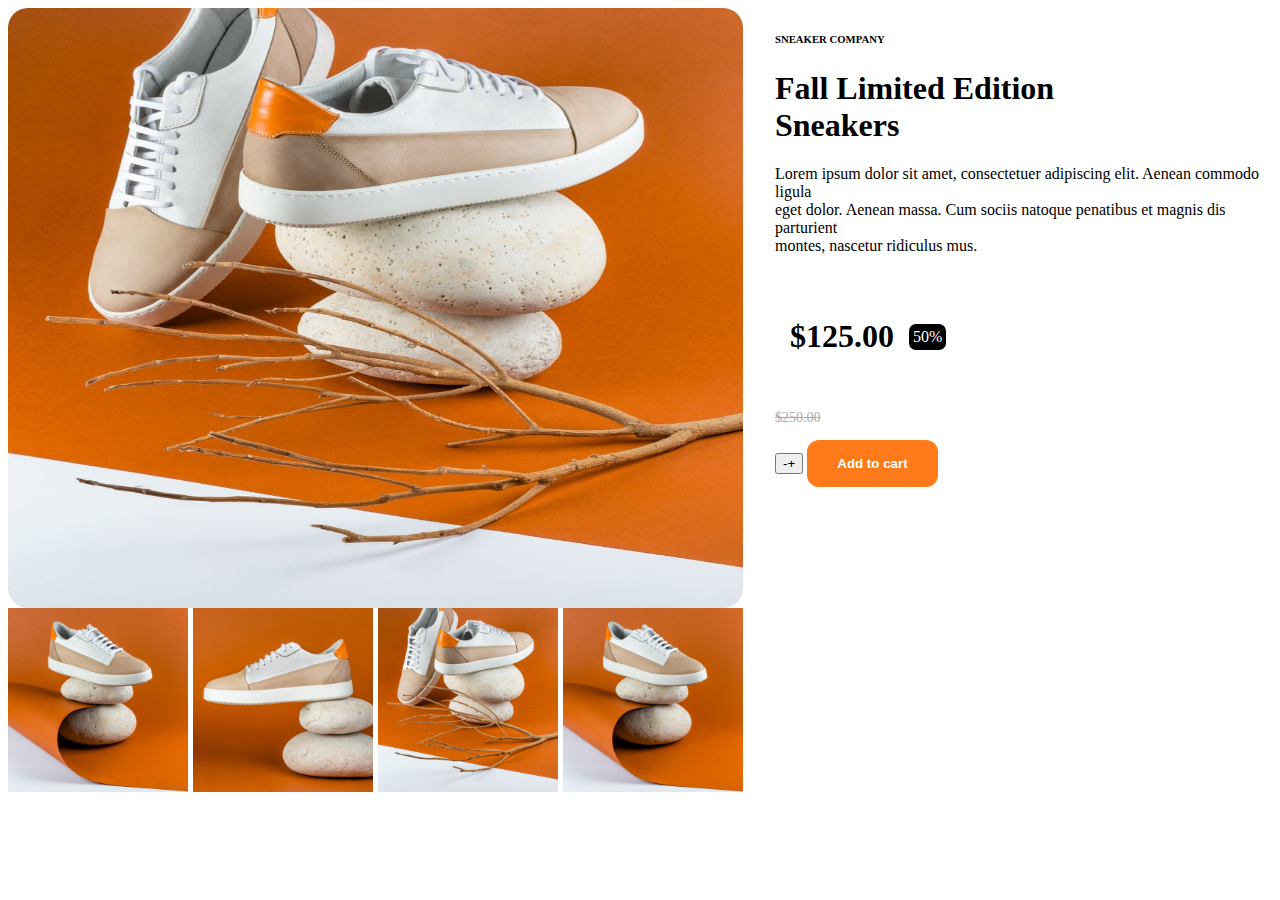
<file: ecommerce-product-page-main/index.html>
<!DOCTYPE html>
<html lang="en">
  <head>
    <meta charset="UTF-8" />
    <meta name="viewport" content="width=device-width, initial-scale=1.0" />
    <title>Document</title>
    <link rel="stylesheet" href="Sneakers project/style.css" />
  </head>
  <body>
    <section class="container">
      <div class="left_container">
        <div class="first_image">
          <img src="work/image-product-2.jpg" alt="sneakers" class="img1" />
        </div>


        <div class="bottom_images">
          <div><img src="work/image-product-3.jpg" alt="Sneakers" class="img" /></div>
          <div><img src="work/image-product-4.jpg" alt="sneakers" class="img" /></div>
          <div><img src="work/image-product-2.jpg" alt="sneakers" class="img" /></div>
          <div><img src="work/image-product-3.jpg" alt="sneakers" class="img" /></div>
        </div>
      </div>

      <div class="right_container">
        <h6>SNEAKER COMPANY</h6>
        <h1>Fall Limited Edition <br> Sneakers</h1>

        <p class="description">
          Lorem ipsum dolor sit amet, consectetuer adipiscing elit. Aenean
          commodo ligula <br> eget dolor. Aenean massa. Cum sociis natoque penatibus
          et magnis dis parturient<br> montes, nascetur ridiculus mus.
        </p>

        <div class="price_dollar">
          <p class="dollar">$125.00</p>
          <p class="percent">50%</p>
        </div>

        <p class="second_dollar">$250.00</p>

        <div class="buttons">
          <button class="first_button">
            <span class="sign">-</span
              class="zero"
              class="sign"
              >+</span
            >
          </button>
          <button class="second_button">Add to cart</button>
        </div>
      </div>
    </section>
  </body>
</html>
</file>
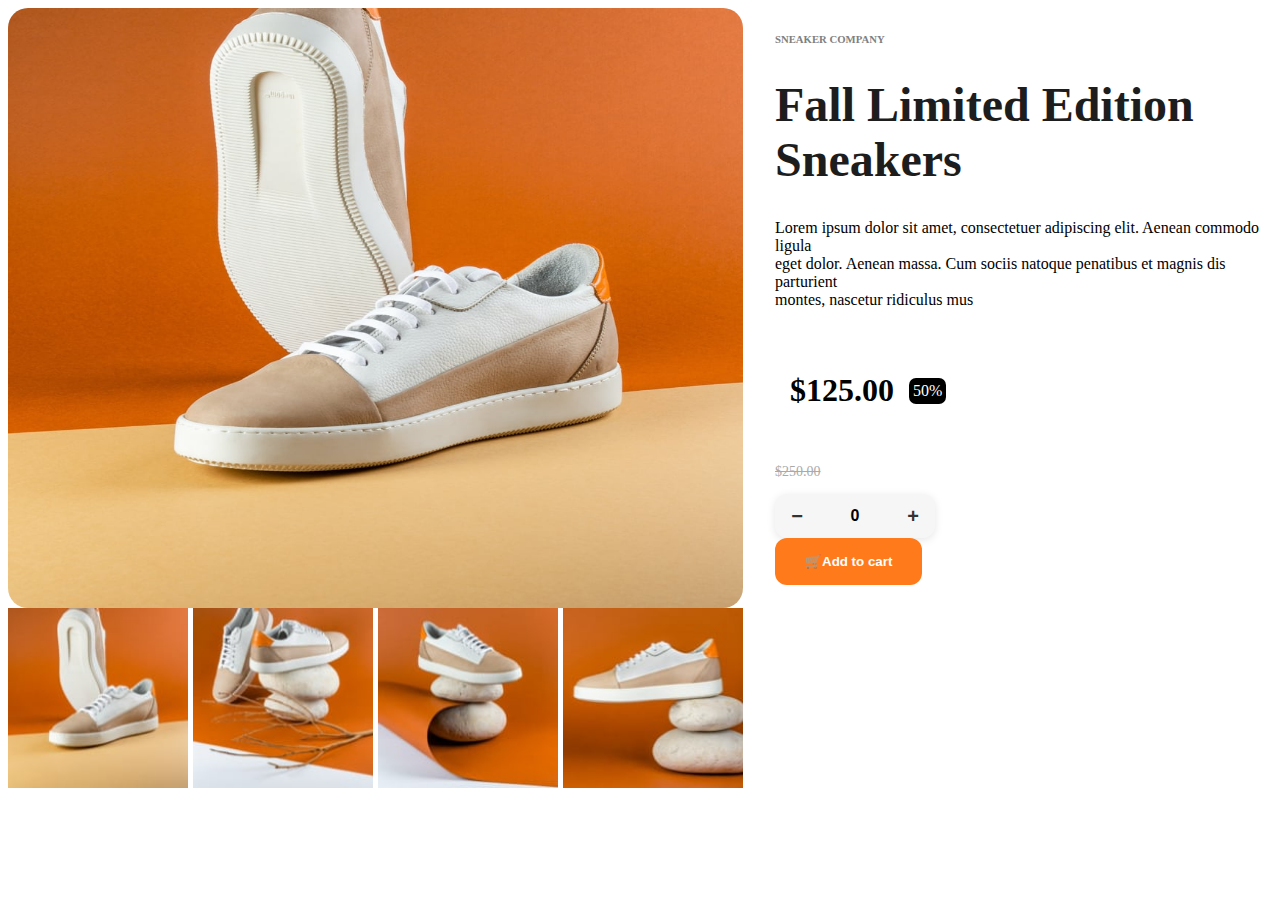
<file: ecommerce-product-page-main/Sneakers project/index.html>
<!DOCTYPE html>
<html lang="en">
  <head>
    <meta charset="UTF-8" />
    <meta name="viewport" content="width=device-width, initial-scale=1.0" />
    <title>Sneakers</title>
    <link rel="stylesheet" href="style.css" />
  </head>
  <body>
    <section class="container">
      <div class="left_container">
        <div class="first_image">
          <img src="image-product-1.jpg" alt="sneakers" class="img1" />
        </div>
        <div class="bottom_images">
          <div><img src="image-product-1-thumbnail.jpg" alt="Sneakers" class="img" /></div>
          <div><img src="image-product-2-thumbnail.jpg" alt="sneakers" class="img" /></div>
          <div><img src="image-product-3-thumbnail.jpg" alt="sneakers" class="img" /></div>
          <div><img src="image-product-4-thumbnail.jpg" alt="sneakers" class="img" /></div>
        </div>
      </div>

      <div class="right_container">
        <h6 class="sneaker_company">SNEAKER COMPANY</h6>
        <h1 class="fall">Fall Limited Edition <br> Sneakers</h1>

        <p class="description"> Lorem ipsum dolor sit amet, consectetuer adipiscing elit. Aenean
          commodo ligula <br> eget dolor. Aenean massa. Cum sociis natoque penatibus
          et magnis dis parturient<br> montes, nascetur ridiculus mus
        </p>
         
        

        <div class="price_dollar">
          <p class="dollar">$125.00</p>
          <p class="percent">50%</p>
        </div>

        <p class="second_dollar">$250.00</p>

        <div class="buttons">
          <div class="quantity-box">
         <button class="qty-btn">−</button>
         <span class="qty-value">0</span>
         <button class="qty-btn">+</button>
        </div>
        <button class="second_button">🛒Add to cart</button> 
            </div>
        
         </div>
        </div>
        </div>
      </div>
    </section>
  </body>
</html>
</file>
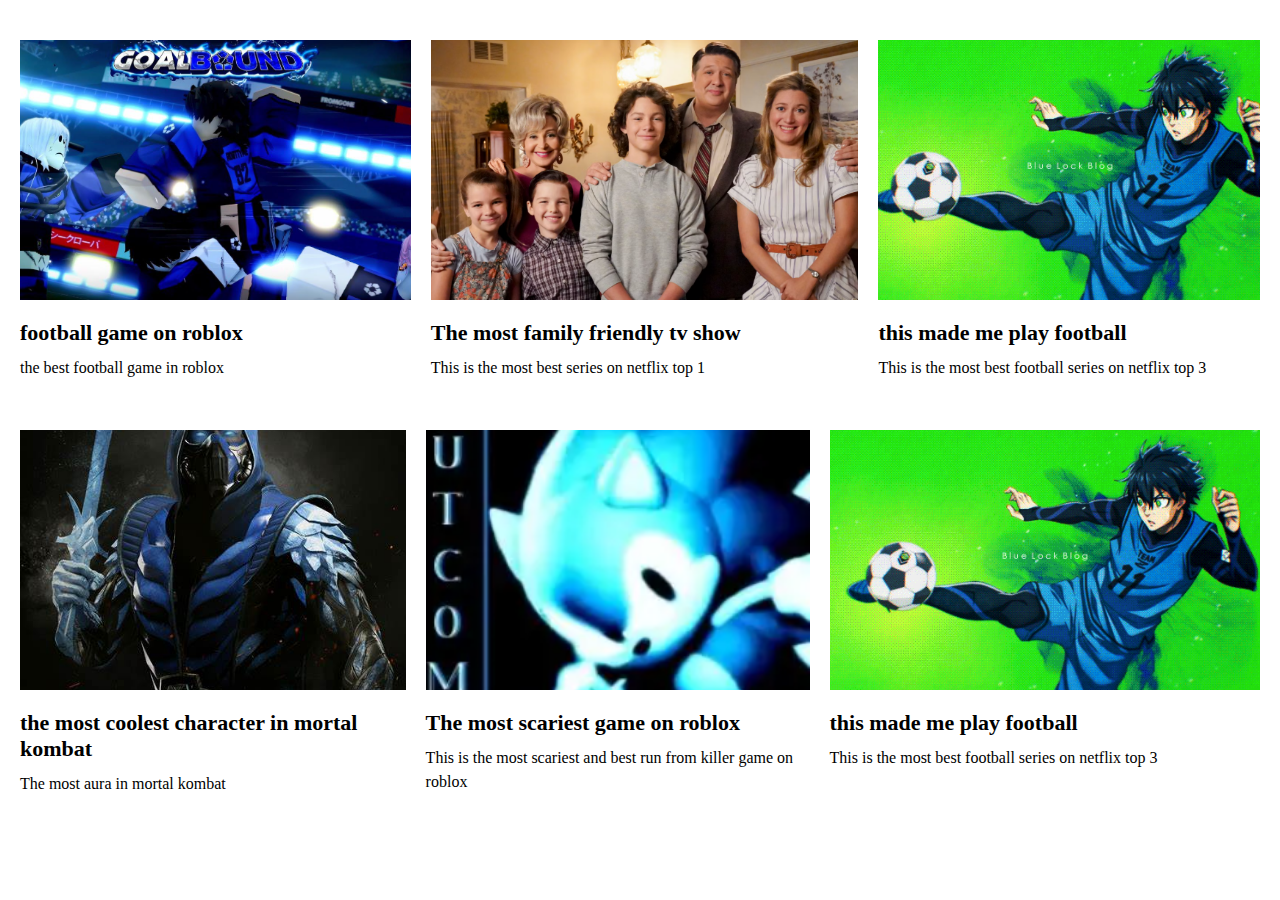
<file: ecommerce-product-page-main/facts.html>
<!DOCTYPE html>
<html lang="en">
<head>
    <meta charset="UTF-8">
    <title>Card Layout</title>
    <link rel="stylesheet" href="facts.css">
</head>
<body>
    <section class="container">
        <div class="card">
            <img src="design/Screenshot 2025-12-22 171110.png" alt="Football game on Roblox">
            <h2>football game on roblox</h2>
            <p>the best football game in roblox</p>
        </div>

        <div class="card">
            <img src="design/Screenshot 2025-12-22 171434.png" alt="Family TV show">
            <h2>The most family friendly tv show</h2>
            <p>This is the most best series on netflix top 1</p>
        </div>

        <div class="card">
            <img src="design/blue lock.gif" alt="Anime football">
            <h2>this made me play football</h2>
            <p>This is the most best football series on netflix top 3</p>
        </div>
    </section>


     <section class="container">
         <div class="card">
            <img src="design/subzero.jpeg" alt="from mortal kombat">
            <h2>the most coolest character in mortal kombat</h2>
            <p>The most aura in mortal kombat</p>
        </div>

        <div class="card">
            <img src="design/Screenshot 2025-12-29 173413.png" alt="roblox run from killer game">
            <h2>The most scariest game on roblox</h2>
            <p>This is the most scariest and best run from killer game on roblox</p>
        </div>

        <div class="card">
            <img src="design/blue lock.gif" alt="Anime football">
            <h2>this made me play football</h2>
            <p>This is the most best football series on netflix top 3</p>
        </div>
     </section> 
         
</body>
</html>
</file>
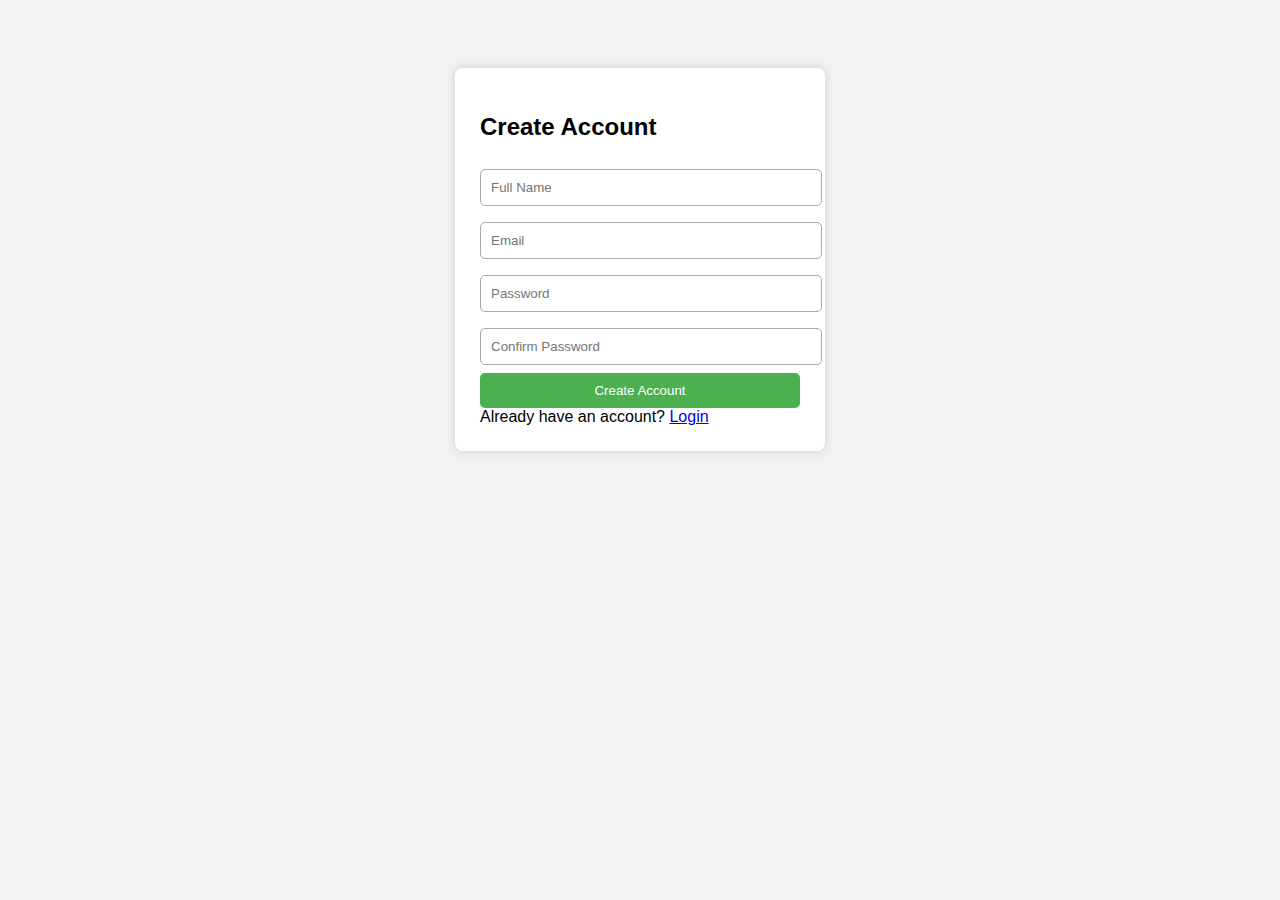
<file: ecommerce-product-page-main/form/test.html>
<!DOCTYPE html>
<html lang="en">
<head>
    <meta charset="UTF-8">
    <title>Create Account</title>
    <style>
        body {
            font-family: Arial;
            background: #f2f2f2;
            display: flex;
            justify-content: center;
            padding-top: 60px;
        }
        .box {
            background: white;
            padding: 25px;
            width: 320px;
            border-radius: 8px;
            box-shadow: 0 0 10px #ccc;
        }
        input {
            width: 100%;
            padding: 10px;
            margin: 8px 0;
            border: 1px solid #aaa;
            border-radius: 5px;
        }
        button {
            width: 100%;
            padding: 10px;
            border: none;
            background: #4CAF50;
            color: white;
            border-radius: 5px;
            cursor: pointer;
        }
        button:hover { background: #45a049; }
    </style>
</head>
<body>
    <div class="box">
        <h2>Create Account</h2>
        <form>
            <input type="text" placeholder="Full Name" required>
            <input type="email" placeholder="Email" required>
            <input type="password" placeholder="Password" required>
            <input type="password" placeholder="Confirm Password" required>
            <button type="submit">Create Account</button>
        </form>
            <div>
                Already have an account? <a href="signInPage.html">Login</a>
            </div>
    </div>
</body>
</html>
</file>
<file: ecommerce-product-page-main/Sneakers project/style.css>
.container{
    display: flex; 
    justify-content: center;
    width: 100%;
    gap: 2rem;
}

.bottom_images{
    display: flex; 
    gap: 5px;
    flex-basis: 50%;
}

.left_container{
    display: flex;
    flex-direction: column;
    flex-basis: 50%;
    
}

.right_container{
    flex-basis: 50%;
}

.left_container img{
    width: 100%;
    height: 100%;
}  

 .first_image {
    height: 600px;
    width: 735px;
   
} 

.img1{
    border-radius: 20px;
}

.second_button{
background: #ff7a1a;
  color: #fff;
  border: none;
  padding: 16px 30px;
  border-radius: 12px;
  font-weight: 700;
  cursor: pointer;
}

.sneaker_company{
    color: gray;
}

.fall{
    font-size: xxx-large;
    color: rgb(29, 29, 29);
}

.percent{
    display: flex;
    background-color: black;
    color: white;
    padding: 4px;
    border-radius: 7px;
}

.dollar{
 font-size: xx-large;
 font-weight: bold;
padding: 15px;
}

.price_dollar{
    display: flex;
 align-items: center;
}

.second_dollar{
     text-decoration: line-through;
  color: #aaa;
  font-size: 14px;
  margin-top: 8px;
  display: block;
}

.quantity{
      display: flex;
  align-items: center;
  gap: 16px;
  background: #f6f6f6;
  padding: 14px 18px;
  border-radius: 10px;
}
.quantity {
  display: inline-flex;
  align-items: center;
  gap: 16px;

  background: #f6f6f6;
  padding: 14px 18px;
  border-radius: 12px;
}

.qty-btn {
  border: none;
  background: none;
  font-size: 18px;
  font-weight: bold;
  cursor: pointer;
}

.qty-value {
  font-size: 16px;
  font-weight: 600;
}



.quantity {
  display: inline-flex;
  align-items: center;
  gap: 16px;
  background-color: #f6f6f6;
  padding: 14px 18px;
  border-radius: 12px;
}
.quantity-box {
  display: flex;
  justify-content: space-between;
  align-items: center;
  width: 140px;              
  background-color: #f6f6f6; 
  border-radius: 12px;       
  padding: 10px;
  box-shadow: 0 2px 8px rgba(0,0,0,0.1); 
  font-family: sans-serif;
}

.qty-btn {
  border: none;
  background: none;
  font-size: 20px;
  font-weight: bold;
  cursor: pointer;
  color: #333;
  width: 24px;
  height: 24px;
  display: flex;
  justify-content: center;
  align-items: center;
}

.qty-value {
  font-size: 16px;
  font-weight: 700;
  color: #000;
  min-width: 24px;
  text-align: center;
}
</file>
<file: ecommerce-product-page-main/facts.css>
* {
    margin: 0;
    box-sizing: border-box;
    font-family: Georgia, "Times New Roman", serif;
}

body {
    background-color: #fff;
}

.container {
    display: flex;
    gap: 20px;
   padding: 40px 20px;
    width: 100%;
    justify-content: center;
    margin-bottom: 50px;
    flex-basis: 30%; 
}
 

.card{
     height: 260px; 
}

.card img {
    width: 100%;
    object-fit: cover;
    height: 100%;
}

.card h2 {
    margin-top: 16px;
    font-size: 22px;
    font-weight: bold;
}

.card p {
    margin-top: 10px;
    font-size: 16px;
    line-height: 1.5;
}
</file>
